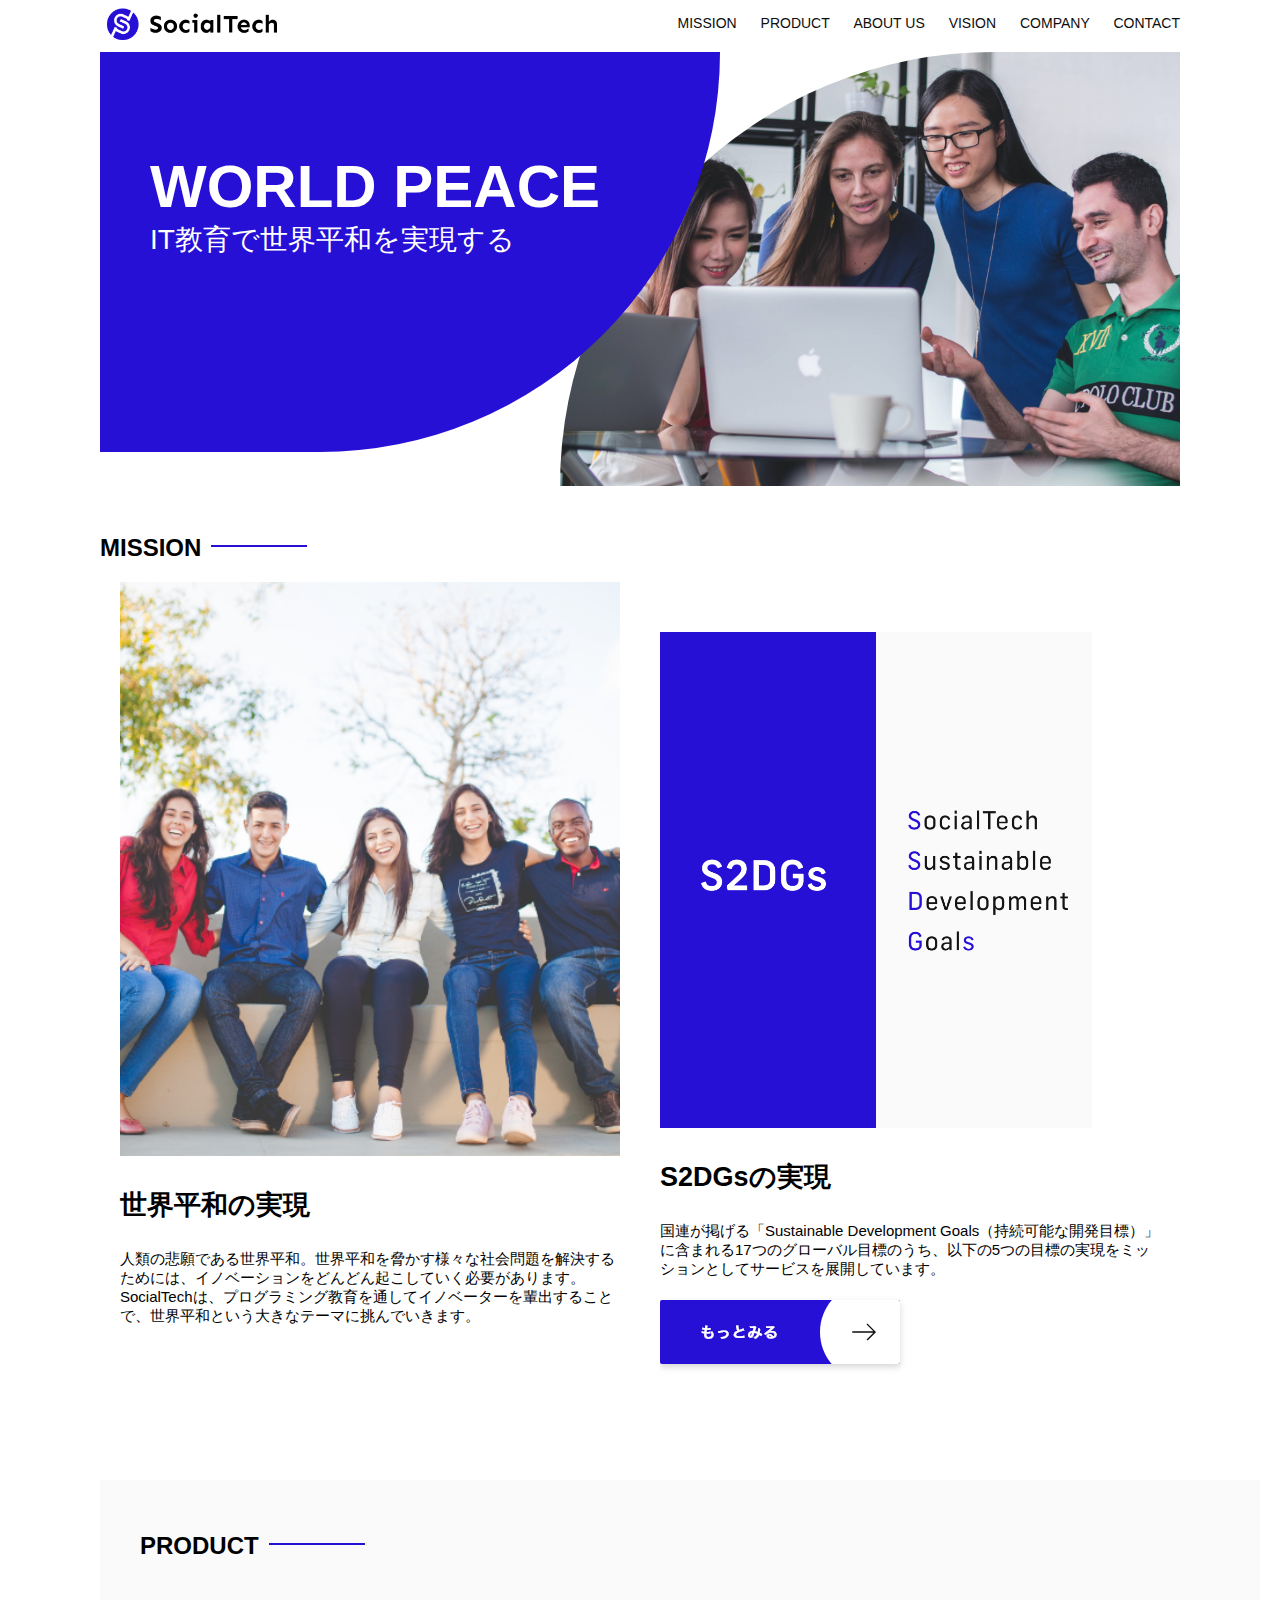
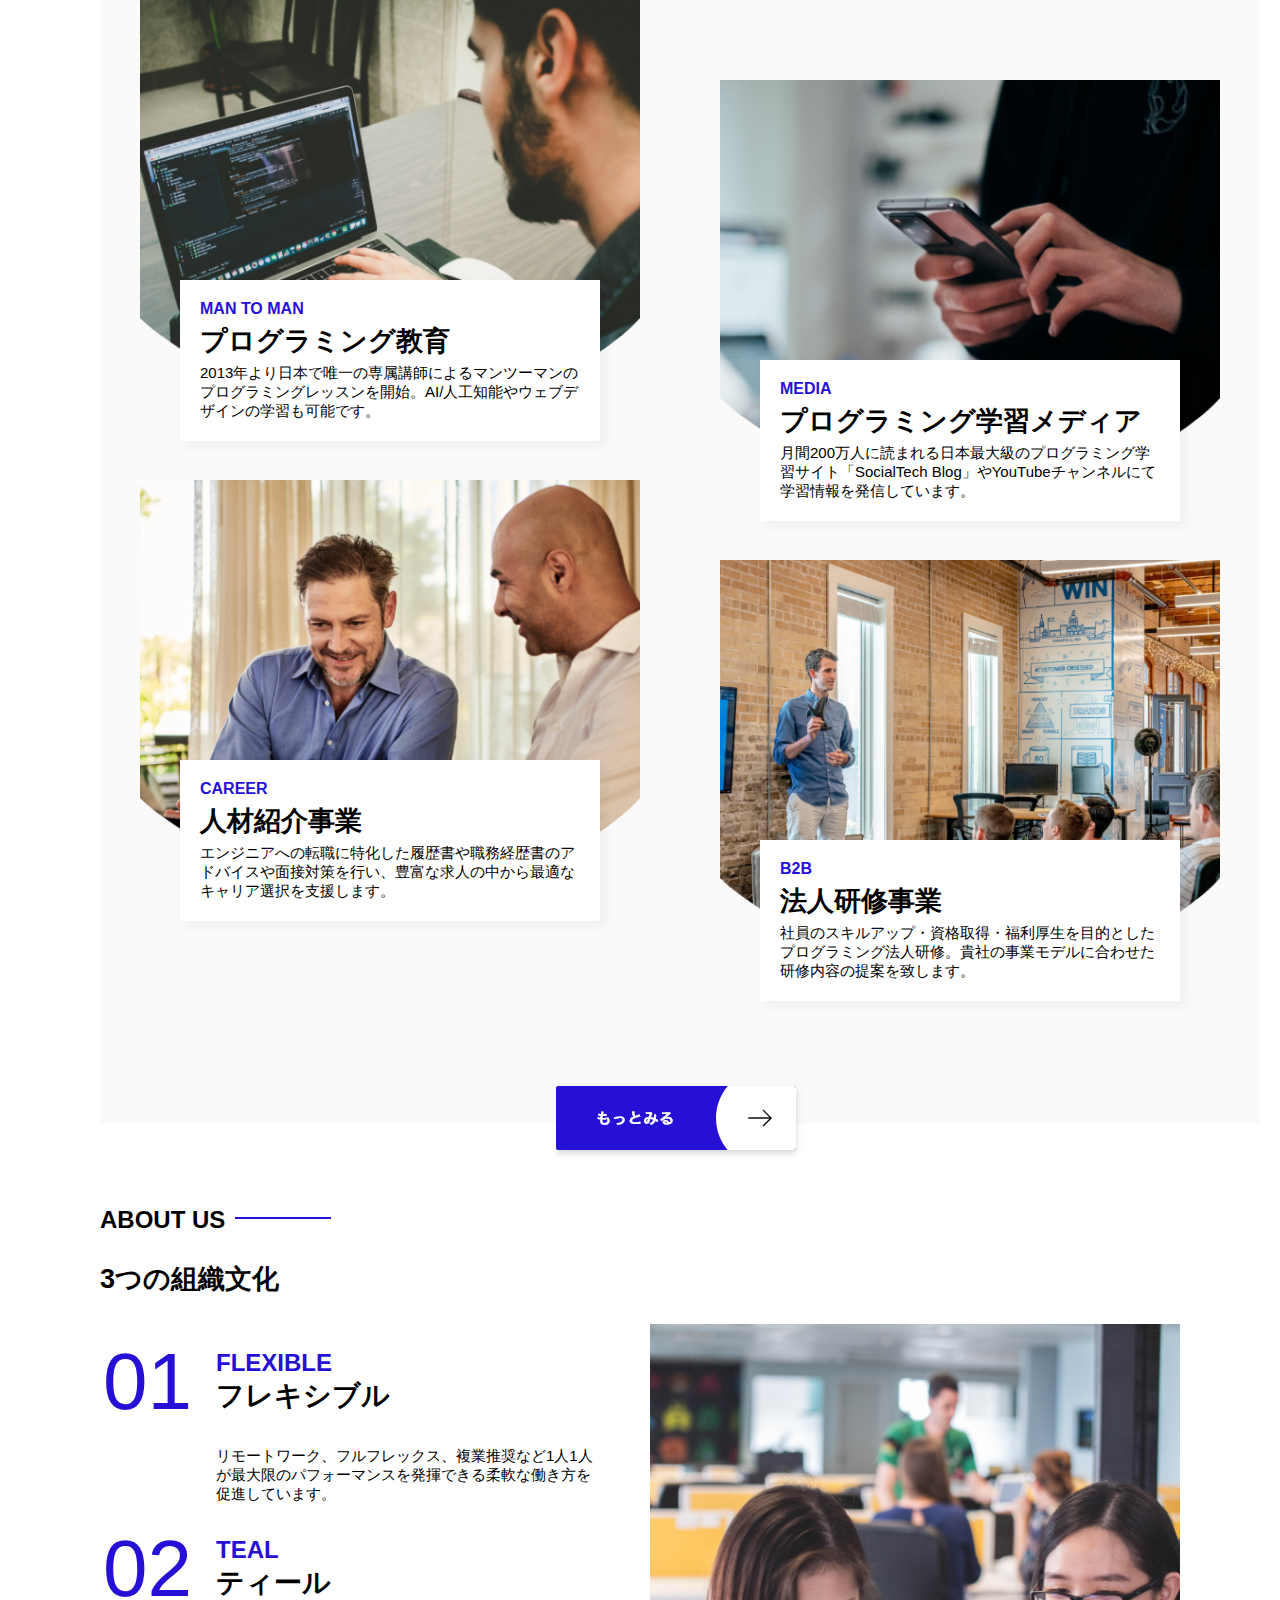
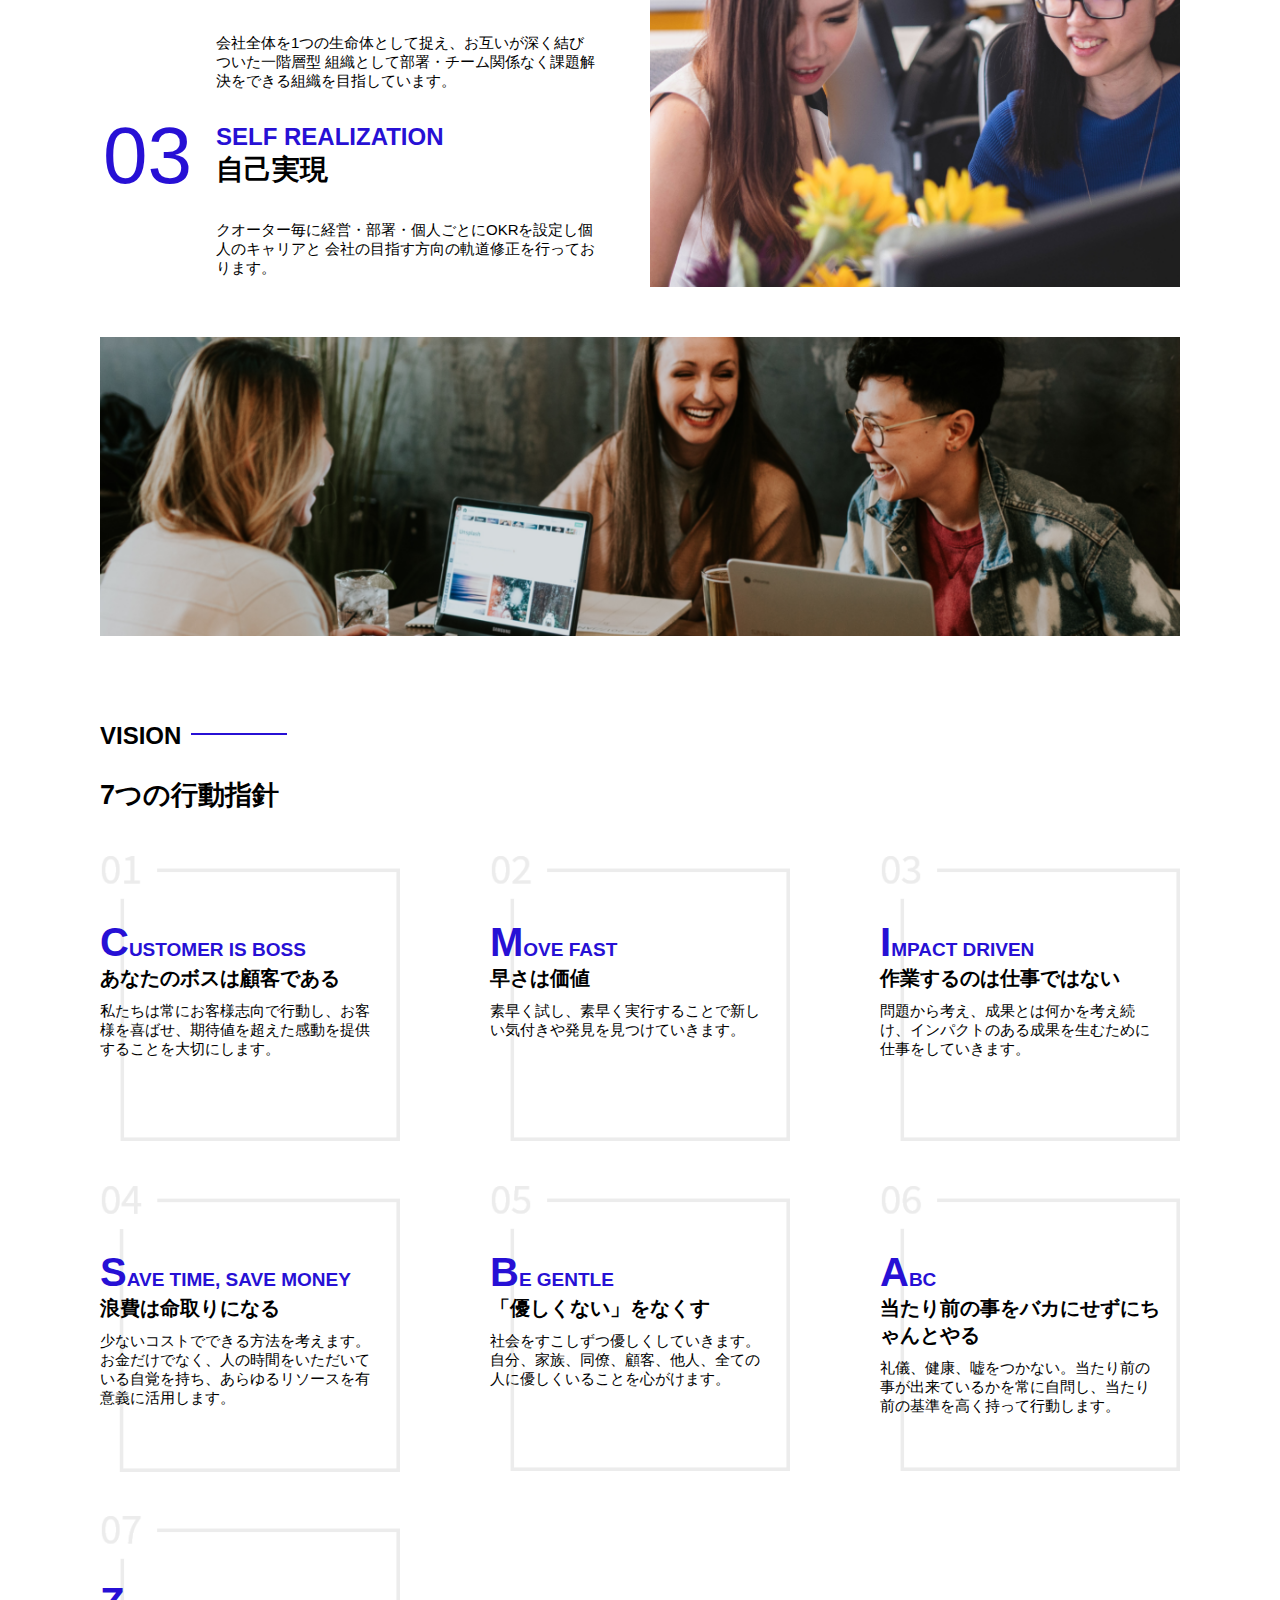
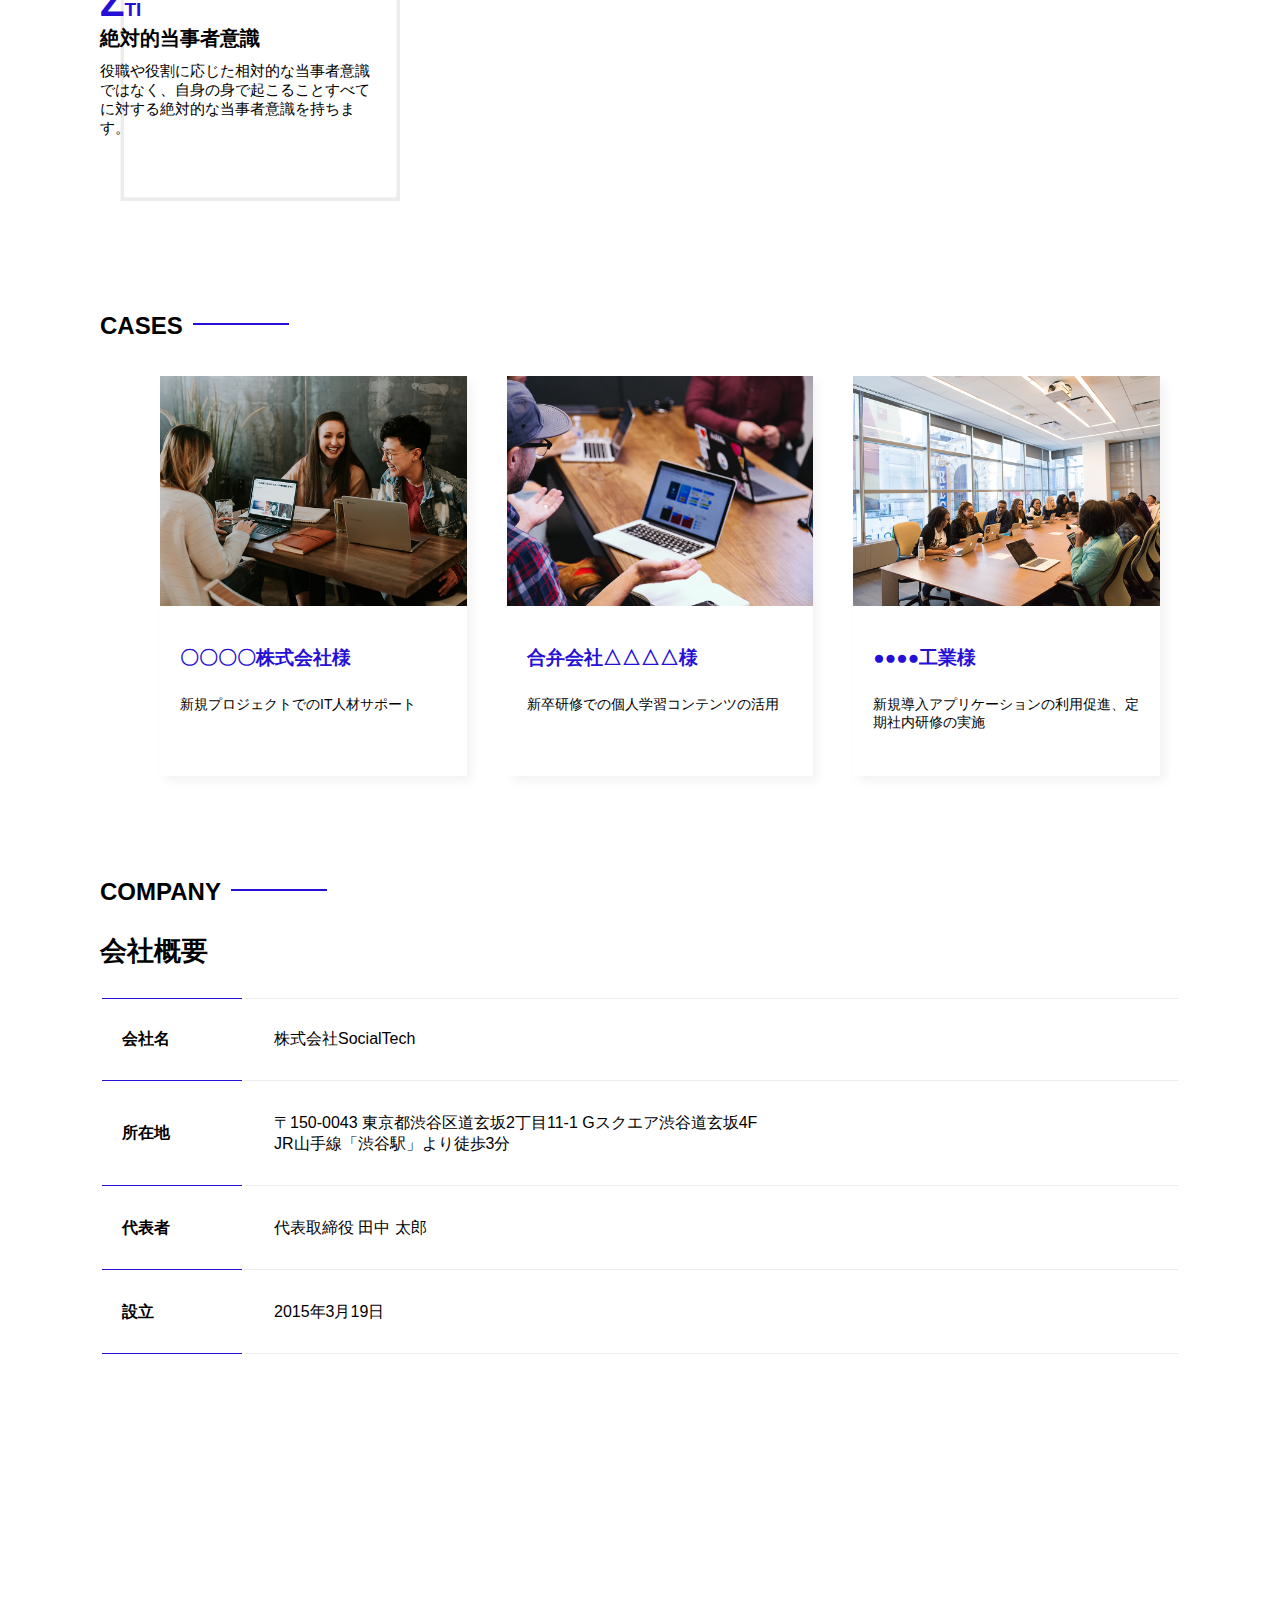
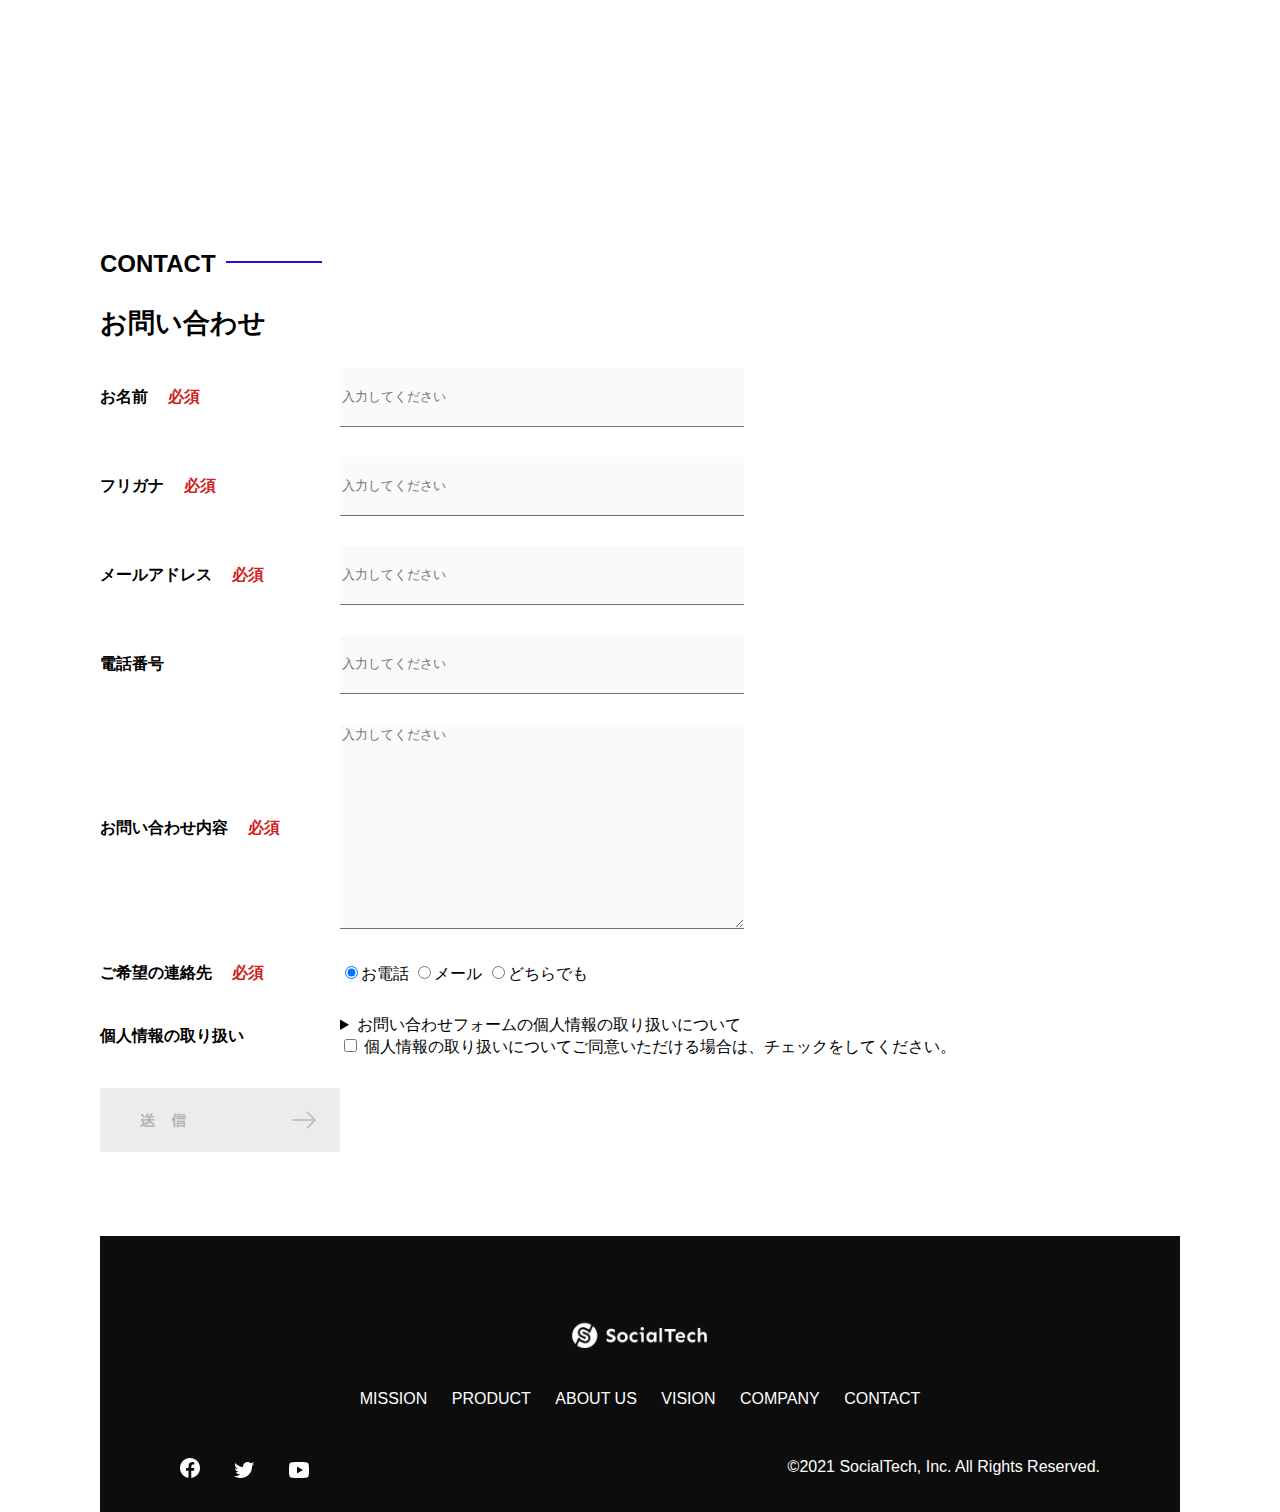
<file: kadai_012/index.html>
<!DOCTYPE html>
<html>
  <head>
    <title>SocialTech</title>
    <meta charset="UTF-8" />
    <meta
      name="description"
      content="SocialTechはEdTech業界のリーディングカンパニーを目指します。"
    />
    <meta name="viewport" content="width=device-width, initial-scale=1.0" />
    <link rel="stylesheet" href="style.css" />
  </head>
  <body>
    <!-- ヘッダー -->
    <header>
      <!-- ロゴ -->
      <a href="index.html" id="logo"
        ><img src="images/logo.png" alt="トップページに戻る"
      /></a>

      <!-- PC用ナビゲーション -->
      <nav id="nav-pc">
        <a href="mission.html">MISSION</a>
        <a href="product.html">PRODUCT</a>
        <a href="index.html#aboutus">ABOUT US</a>
        <a href="index.html#vision">VISION</a>
        <a href="index.html#company">COMPANY</a>
        <a href="index.html#contact">CONTACT</a>
      </nav>
    </header>
    <main>
      <article>
        <!-- メインビジュアル -->
        <section id="main-visual">
          <div id="main-message">
            <h1>WORLD PEACE</h1>
            <p>IT教育で世界平和を実現する</p>
          </div>
          <img
            src="images/index/index-main.png"
            alt="PCの周りに集まる多国籍の仲間たち"
          />
        </section>
        <!--ミッション-->
        <section id="mission">
          <h2 class="index-h2">MISSION</h2>
          <div id="mission-flex">
            <div>
              <img
                id="mission-photo"
                src="images/index/index-mission.png"
                alt="屋外のベンチで写真を撮影する多国籍の仲間たち"
              />
              <h3>世界平和の実現</h3>
              <p>
                人類の悲願である世界平和。世界平和を脅かす様々な社会問題を解決するためには、イノベーションをどんどん起こしていく必要があります。SocialTechは、プログラミング教育を通してイノベーターを輩出することで、世界平和という大きなテーマに挑んでいきます。
              </p>
            </div>
            <div>
              <img id="s2dgs" src="images/index/s2dgs.png" alt="S2DGs" />
              <h3>S2DGsの実現</h3>
              <p>
                国連が掲げる「Sustainable Development
                Goals（持続可能な開発目標）」に含まれる17つのグローバル目標のうち、以下の5つの目標の実現をミッションとしてサービスを展開しています。
              </p>
              <a href="mission.html">
                <img src="images/button-more.png" alt="もっとみる" />
              </a>
            </div>
          </div>
        </section>
        <!-- プロダクト -->
        <section id="product">
          <h2 class="index-h2">PRODUCT</h2>
          <div>
            <div id="product-left">
              <div>
                <img
                  class="product-photo"
                  src="images/index/index-mantoman.png"
                  alt="PCでコードを書く男性"
                />
                <div class="product-explain">
                  <span>MAN TO MAN</span>
                  <h3>プログラミング教育</h3>
                  <p>
                    2013年より日本で唯一の専属講師によるマンツーマンのプログラミングレッスンを開始。AI/人工知能やウェブデザインの学習も可能です。
                  </p>
                </div>
              </div>
              <div>
                <img
                  class="product-photo"
                  src="images/index/index-career.png"
                  alt="笑顔で話し合う2人の男性"
                />
                <div class="product-explain">
                  <span>CAREER</span>
                  <h3>人材紹介事業</h3>
                  <p>
                    エンジニアへの転職に特化した履歴書や職務経歴書のアドバイスや面接対策を行い、豊富な求人の中から最適なキャリア選択を支援します。
                  </p>
                </div>
              </div>
            </div>
            <div id="product-right">
              <div>
                <img
                  class="product-photo"
                  src="images/index/index-media.png"
                  alt="スマートフォンを操作する人"
                />
                <div class="product-explain">
                  <span>MEDIA</span>
                  <h3>プログラミング学習メディア</h3>
                  <p>
                    月間200万人に読まれる日本最大級のプログラミング学習サイト「SocialTech
                    Blog」やYouTubeチャンネルにて学習情報を発信しています。
                  </p>
                </div>
              </div>
              <div>
                <img
                  class="product-photo"
                  src="images/index/index-b2b.png"
                  alt="講演中の男性とそれを聴く人々"
                />
                <div class="product-explain">
                  <span>B2B</span>
                  <h3>法人研修事業</h3>
                  <p>
                    社員のスキルアップ・資格取得・福利厚生を目的としたプログラミング法人研修。貴社の事業モデルに合わせた研修内容の提案を致します。
                  </p>
                </div>
              </div>
            </div>
          </div>
          <div>
            <a id="product-more" href="product.html">
              <img src="images/button-more.png" alt="もっとみる" />
            </a>
          </div>
        </section>
        <!---ABOUT US-->
        <section id="aboutus">
          <h2 class="index-h2">ABOUT US</h2>
          <h3>3つの組織文化</h3>
          <div>
            <table class="culture-table">
              <tr>
                <td>
                  <span class="culture-num">01</span>
                </td>
                <td>
                  <span class="culture-en">FLEXIBLE</span>
                  <span class="culture-jp">フレキシブル</span>
                </td>
              </tr>
              <tr>
                <td>
                  <!--空のセル-->
                </td>
                <td>
                  <p class="culture-description">
                    リモートワーク、フルフレックス、複業推奨など1人1人が最大限のパフォーマンスを発揮できる柔軟な働き方を促進しています。
                  </p>
                </td>
              </tr>
              <tr>
                <td>
                  <span class="culture-num">02</span>
                </td>
                <td>
                  <span class="culture-en">TEAL</span>
                  <span class="culture-jp">ティール</span>
                </td>
              </tr>
              <tr>
                <td>
                  <!--空のセル-->
                </td>
                <td>
                  <p class="culture-description">
                    会社全体を1つの生命体として捉え、お互いが深く結びついた一階層型
                    組織として部署・チーム関係なく課題解決をできる組織を目指しています。
                  </p>
                </td>
              </tr>
              <tr>
                <td>
                  <span class="culture-num">03</span>
                </td>
                <td>
                  <span class="culture-en">SELF REALIZATION</span>
                  <span class="culture-jp">自己実現</span>
                </td>
              </tr>
              <tr>
                <td>
                  <!--空のセル-->
                </td>
                <td>
                  <p class="culture-description">
                    クオーター毎に経営・部署・個人ごとにOKRを設定し個人のキャリアと
                    会社の目指す方向の軌道修正を行っております。
                  </p>
                </td>
              </tr>
            </table>
            <img
              class="culture-img"
              src="images/index/index-aboutus1.png"
              alt="笑顔で話し合う2人の女性"
            />
          </div>
          <img
            class="culture-img2"
            src="images/index/index-aboutus2.png"
            alt="笑顔で話し合う3人の男女"
          />
        </section>
        <!-- VISION -->
        <section id="vision">
          <h2 class="index-h2">VISION</h2>
          <h3>7つの行動指針</h3>
          <div>
            <div class="vision-box">
              <img src="images/index/vision-01.png" alt="01" />
              <span>
                <h4>CUSTOMER IS BOSS</h4>
                <h5>あなたのボスは顧客である</h5>
                <p>
                  私たちは常にお客様志向で行動し、お客様を喜ばせ、期待値を超えた感動を提供することを大切にします。
                </p>
              </span>
            </div>
            <div class="vision-box">
              <img src="images/index/vision-02.png" alt="02" />
              <span>
                <h4>MOVE FAST</h4>
                <h5>早さは価値</h5>
                <p>
                  素早く試し、素早く実行することで新しい気付きや発見を見つけていきます。
                </p>
              </span>
            </div>
            <div class="vision-box">
              <img src="images/index/vision-03.png" alt="03" />
              <span>
                <h4>IMPACT DRIVEN</h4>
                <h5>作業するのは仕事ではない</h5>
                <p>
                  問題から考え、成果とは何かを考え続け、インパクトのある成果を生むために仕事をしていきます。
                </p>
              </span>
            </div>
            <div class="vision-box">
              <img src="images/index/vision-04.png" alt="04" />
              <span>
                <h4>SAVE TIME, SAVE MONEY</h4>
                <h5>浪費は命取りになる</h5>
                <p>
                  少ないコストでできる方法を考えます。お金だけでなく、人の時間をいただいている自覚を持ち、あらゆるリソースを有意義に活用します。
                </p>
              </span>
            </div>
            <div class="vision-box">
              <img src="images/index/vision-05.png" alt="05" />
              <span>
                <h4>BE GENTLE</h4>
                <h5>「優しくない」をなくす</h5>
                <p>
                  社会をすこしずつ優しくしていきます。自分、家族、同僚、顧客、他人、全ての人に優しくいることを心がけます。
                </p>
              </span>
            </div>
            <div class="vision-box">
              <img src="images/index/vision-06.png" alt="06" />
              <span>
                <h4>ABC</h4>
                <h5>当たり前の事をバカにせずにちゃんとやる</h5>
                <p>
                  礼儀、健康、嘘をつかない。当たり前の事が出来ているかを常に自問し、当たり前の基準を高く持って行動します。
                </p>
              </span>
            </div>
            <div class="vision-box">
              <img src="images/index/vision-07.png" alt="07" />
              <span>
                <h4>ZTI</h4>
                <h5>絶対的当事者意識</h5>
                <p>
                  役職や役割に応じた相対的な当事者意識ではなく、自身の身で起こることすべてに対する絶対的な当事者意識を持ちます。
                </p>
              </span>
            </div>
          </div>
        </section>
<!-- CASES -->
        <section id="cases">
          <h2 class="index-h2">CASES</h2>
          <ul>
            <li class="case-card">
              <img class="case-img" src="images/index/case-1.png" alt="仲良く語り合う3人">
              <div class="case-info">
                <h4 class="case-name">〇〇〇〇株式会社様</h4>
                
                <p class="case-content">
                  新規プロジェクトでのIT人材サポート
                </p>
                
              </div>
              </li>
            <li class="case-card">
              <img class="case-img" src="images/index/case-2.png" alt="PCでコンテンツを見る">
              <div class="case-info">
                
                  <h4 class="case-name">合弁会社△△△△様</h4>
                  <p class="case-content">新卒研修での個人学習コンテンツの活用</p>
             </div>
            </li>
              <li class="case-card">
              <img class="case-img" src="images/index/case-3.png "alt="社内研修中の会議室">
              <div class="case-info">
                
                  <h4 class="case-name">●●●●工業様</h4>
                  <p class="case-content">新規導入アプリケーションの利用促進、定期社内研修の実施</p>   
              </div>
            </li>
          </ul>
        </section>
            


        <!-- COMPANY -->
        <section id="company">
          <h2 class="index-h2">COMPANY</h2>
          <h3>会社概要</h3>
          <table id="company-table">
            <tr>
              <th class="tableheader-first">会社名</th>
              <td class="cell-first">株式会社SocialTech</td>
            </tr>
            <tr>
              <th class="tableheader">所在地</th>
              <td class="cell">
                〒150-0043 東京都渋谷区道玄坂2丁目11-1 Gスクエア渋谷道玄坂4F<br />JR山手線「渋谷駅」より徒歩3分
              </td>
            </tr>
            <tr>
              <th class="tableheader">代表者</th>
              <td class="cell">代表取締役 田中 太郎</td>
            </tr>
            <tr>
              <th class="tableheader">設立</th>
              <td class="cell">2015年3月19日</td>
            </tr>
          </table>
          <iframe
            src="https://www.google.com/maps/embed?pb=!1m18!1m12!1m3!1d3241.7759544892483!2d139.69399665123464!3d35.65789123876098!2m3!1f0!2f0!3f0!3m2!1i1024!2i768!4f13.1!3m3!1m2!1s0x60188caa0042e8d1%3A0xba130bea826a7aa2!2z44CSMTUwLTAwNDMg5p2x5Lqs6YO95riL6LC35Yy66YGT546E5Z2C77yS5LiB55uu77yR77yR4oiS77yR!5e0!3m2!1sja!2sjp!4v1636872991912!5m2!1sja!2sjp"
            style="border: 0"
            allowfullscreen=""
            loading="lazy"
          >
          </iframe>
        </section>
        <!-- お問い合わせフォーム -->
        <section id="contact">
          <h2 class="index-h2">CONTACT</h2>
          <h3>お問い合わせ</h3>
          <form>
            <div>
              <div class="contact-heading">
                <label class="contact-label"
                  >お名前<span class="contact-span">必須</span></label
                >
              </div>
              <div class="contact-form">
                <input
                  type="text"
                  name="name"
                  placeholder="入力してください"
                  class="contact-textbox"
                />
              </div>
            </div>
            <div>
              <div class="contact-heading">
                <label class="contact-label"
                  >フリガナ<span class="contact-span">必須</span></label
                >
              </div>
              <div>
                <input
                  type="text"
                  name="hurigana"
                  placeholder="入力してください"
                  class="contact-textbox"
                />
              </div>
            </div>
            <div>
              <div class="contact-heading">
                <label class="contact-label"
                  >メールアドレス<span class="contact-span">必須</span></label
                >
              </div>
              <div>
                <input
                  type="text"
                  name="email"
                  placeholder="入力してください"
                  class="contact-textbox"
                />
              </div>
            </div>
            <div>
              <div class="contact-heading">
                <label class="contact-label">電話番号</label>
              </div>
              <div>
                <input
                  type="text"
                  name="tel"
                  placeholder="入力してください"
                  class="contact-textbox"
                />
              </div>
            </div>
            <div>
              <div class="contact-heading">
                <label class="contact-label"
                  >お問い合わせ内容<span class="contact-span">必須</span></label
                >
              </div>
              <div>
                <textarea
                  class="contact-textarea"
                  placeholder="入力してください"
                  name="message"
                ></textarea>
              </div>
            </div>
            <div>
              <div class="contact-heading">
                <label class="contact-label"
                  >ご希望の連絡先<span class="contact-span">必須</span></label
                >
              </div>
              <div>
                <input
                  class="radiobutton"
                  type="radio"
                  value="tel"
                  name="contact"
                  checked
                /><label>お電話</label>
                <input
                  class="radiobutton"
                  type="radio"
                  value="mail"
                  name="contact"
                /><label>メール</label>
                <input
                  class="radiobutton"
                  type="radio"
                  value="both"
                  name="contact"
                /><label>どちらでも</label>
              </div>
            </div>
            <div>
              <div class="contact-heading">
                <label class="contact-label">個人情報の取り扱い</label>
              </div>
              <div>
                <details>
                  <summary>
                    お問い合わせフォームの個人情報の取り扱いについて
                  </summary>
                  <div>
                    <span>１．組織の名称又は氏名</span><br />
                    株式会社SocialTech<br /><br />
                    <span
                      >２．個人情報保護管理者（若しくはその代理人）の氏名又は職名、所属及び連絡先
                      鈴木 一郎 コーポレート部</span
                    ><br />
                    メールアドレス：support@socialtech.net<br />
                    TEL：03-xxxx-xxxx<br />
                    <span>３．個人情報の利用目的</span><br />
                    ・本サービス及び本サービスに関連する情報の提供又はそれらに関する連絡のため<br />
                    ・ユーザーの本人確認のため<br />
                    ・当社サービスのご案内のため<br />
                    ・当社の商品等の広告または宣伝（電子メールによるものを含むものとします。）<br /><br />
                    <span>４．個人情報の取り扱い業務の委託</span><br />
                    個人情報の取扱業務の全部または一部を外部に業務委託する場合があります。<br />
                    その際、弊社は、個人情報を適切に保護できる管理体制を敷き実行していることを条件として<br />
                    委託先を厳選したうえで、機密保持契約を委託先と締結し、お客様の個人情報を厳密に管理させます。<br /><br />
                    <span>５．個人情報の開示等の請求</span><br />
                    お客様は、弊社に対してご自身の個人情報の開示等（利用目的の通知、開示、内容の訂正・追加・削除、利用の停止または消去、第三者への提供の停止）に関して、当社問合わせ窓口に申し出ることができます。<br />
                    その際、弊社はお客様ご本人を確認させていただいたうえで、合理的な期間内に対応いたします。<br /><br />
                    なお、個人情報に関する弊社問合わせ先は、次の通りです。<br /><br />
                    株式会社SocialTech　個人情報問合せ窓口<br />
                    〒150-0043　東京都渋谷区道玄坂2丁目11-1 Ｇスクエア渋谷道玄坂
                    4F<br />
                    メールアドレス：support@socialtech.net　TEL：03-xxxx-xxxx<br /><br />
                    <span>６．個人情報を提供されることの任意性について</span
                    ><br /><br />
                    お客様がご自身の個人情報を弊社に提供されるか否かは、お客様のご判断によりますが、もしご提供されない場合には、適切なサービスが提供できない場合がありますので予めご了承ください。
                  </div>
                </details>
                <input type="checkbox" name="agree" />
                <span
                  >個人情報の取り扱いについてご同意いただける場合は、チェックをしてください。</span
                >
              </div>
            </div>
            <input
              type="image"
              value="Submit"
              src="images/button-submit.png"
              alt="送信する"
            />
          </form>
        </section>
      </article>
      <footer>
        <div id="footer-logo">
          <img src="images/logo-sp.png" alt="SocialTech" />
        </div>
        <div id="footer-link">
          <a href="mission.html">MISSION</a>
          <a href="product.html">PRODUCT</a>
          <a href="index.html#aboutus">ABOUT US</a>
          <a href="index.html#vision">VISION</a>
          <a href="index.html#company">COMPANY</a>
          <a href="index.html#contact">CONTACT</a>
        </div>
        <div id="sns-footer">
          <a href="https://www.facebook.com/sejuku2013"
            ><img src="images/button-facebook.png" alt="Facebookのリンク"
          /></a>
          <a href="https://twitter.com/samuraijuku"
            ><img src="images/button-twitter.png" alt="Twitterのリンク"
          /></a>
          <a href="https://www.youtube.com/channel/UCCFOQO5aDK0xXam4cUQXT8g"
            ><img src="images/button-youtube.png" alt="YouTubeのリンク"
          /></a>
          <span id="copyright"
            >&copy;2021 SocialTech, Inc. All Rights Reserved.
          </span>
        </div>
      </footer>
    </main>
  </body>
</html>
</file>
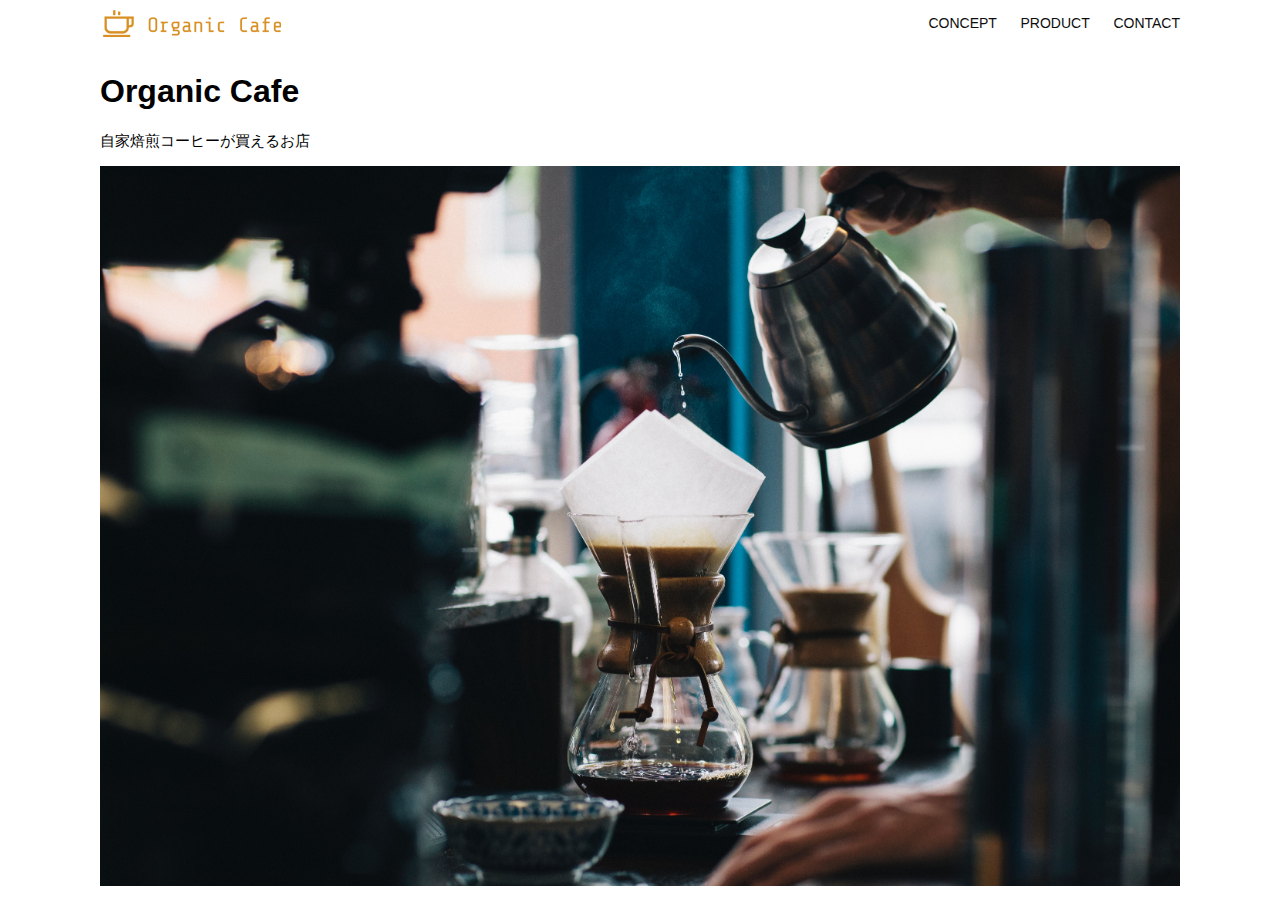
<file: kadai_013/index.html>
<!DOCTYPE html>
<html>
  <head>
    <title>Organic Cafe</title>
    <meta charset="UTF-8" />
    <meta
      name="description"
      content="自家焙煎のコーヒーがお家で楽しめるOrganic Cafe"
    />
    <meta name="viewport" content="width=device-width, initial-scale=1.0" />
    <link rel="stylesheet" href="style.css" />
  </head>
  <body>
    <!-- ヘッダー -->
    <header>
      <!-- ロゴ -->
      <a href="index.html" id="logo"
        ><img src="images/logo.png" alt="トップページに戻る"
      /></a>

      <!-- PC用ナビゲーション -->
      <nav id="nav-pc">
        <a href="index.html#concept">CONCEPT</a>
        <a href="index.html#product">PRODUCT</a>
        <a href="index.html#contact">CONTACT</a>
      </nav>
       <!-- スマホ用メニューボタン -->
     <img id="menu-sp" src="images/button-menu.png" alt="ナビゲーションを開く" onclick="document.getElementById('nav-sp').style.display = 'block'">
   
       <!-- スマホ用ナビゲーション -->
       <nav id="nav-sp">
        <img id="close" src="images/button-close.png" alt="ナビゲーションを閉じる" onclick="document.getElementById('nav-sp').style.display = 'none'">
        <a id="logo-sp" href="index.html" onclick="document.getElementById('nav-sp').style.display = 'none'"><img
            src="images/logo-sp.png" alt="トップページに戻る"></a>
        <a class="menu" href="index.html#product" onclick="document.getElementById('nav-sp').style.display = 'none'">CONSEPT</a>
        <a class="menu" href="index.html#contact" onclick="document.getElementById('nav-sp').style.display = 'none'">PRODUCT</a>
        <a class="menu" href="index.html#concept" onclick="document.getElementById('nav-sp').style.display = 'none'">
          CONTACT</a>
       
        
        </div>
       </nav>
   
    </header>

    
    <main>
      <article>
        <!-- メインビジュアル -->
        <section id="main-visual">
          <div id="main-message">
            <h1>Organic Cafe</h1>
            <p>自家焙煎コーヒーが買えるお店</p>
          </div>
          <img
            src="images/main-image.jpg"
            alt="コーヒーをハンドドリップで淹れる画像"
          />
        </section>
      </article>
    </main>
  </body>
</html>
</file>
<file: kadai_012/style.css>
/* PC、スマホ共通スタイル */
body {
  font-family: "Source Sans Pro", "Hiragino Kaku Gothic ProN", Meiryo, Arial,
    sans-serif;
}

p {
  font-size: 15px;
}

/*================
PC用のスタイル 
=================*/
/* 横幅設定 */
body {
  max-width: 1080px;
  min-width: 960px;
  margin: 0 auto 0 auto;
}

/* ヘッダー */
header {
  display: flex;
  justify-content: space-between;
}

/* ナビゲーションのレイアウト */
#nav-pc {
  text-align: right;
  font-size: 14px;
  padding-top: 15px;
}

/* ナビゲーションのリンクの装飾設定 */
#nav-pc>a {
  text-decoration: none;
  margin-left: 20px;
}

#nav-pc>a:link {
  color: #0d0d0d;
}

#nav-pc>a:visited {
  color: #0d0d0d;
}

#nav-pc>a:hover {
  color: #0d0d0d;
  text-decoration: underline;
}

#nav-pc>a:active {
  color: #0d0d0d;
}

/* メインビジュアル*/
#main-visual {
  position: relative;
  height: 400px;
}

#main-message {
  position: absolute;
  top: 0;
  left: 0;
  background-color: #2710d5;
  color: #ffffff;
  border-radius: 0 0 476px 0;
  max-width: 620px;
  height: 100%;
  width: 100%;
  z-index: 11;
}

#main-message>h1 {
  font-size: 60px;
  font-weight: bold;
  margin: 100px 0 0 50px;
}

#main-message>p {
  font-size: 28px;
  margin: 0 0 0 50px;
}

#main-visual>img {
  max-width: 620px;
  border-radius: 476px 0 0 0;
  position: absolute;
  top: 0;
  right: 0;
  z-index: 10;
}

/* 見出し */
h2 {
  margin: 40px 0 0 0;
}

h2::after {
  content: url("images/line.png");
  margin-left: 10px;
}

h3 {
  font-size: 27px;
}

/* ミッション */
#mission {
  margin: 80px auto 80px auto;
  width: 100%;
}

#mission-flex {
  width: 100%;
  display: flex;
}

#mission-flex>div {
  width: 50%;
  margin: 20px;
}

#mission-photo {
  width: 100%;
}

#s2dgs {
  margin-top: 50px;
}

/* プロダクト */
#product {
  background-color: #fafafa;
  width: 100%;
  margin: 80px 0 80px 0;
  padding: 10px 40px 0px 40px;
}

/* 外枠 */
#product>div {
  margin-top: 40px;
  display: flex;
}

/* 左のカラム */
#product-left {
  width: 50%;
  margin-right: 20px;
}

/* 右のカラム */
#product-right {
  width: 50%;
  margin-left: 20px;
  margin-top: 80px;
}

/* 画像＋説明の枠 */
#product-left>div {
  position: relative;
  height: 480px;
  margin-right: 20px;
}

#product-right>div {
  position: relative;
  height: 480px;
  margin-left: 20px;
}

/* 画像 */
.product-photo {
  width: 100%;
}

/* 説明文の枠 */
.product-explain {
  background-color: #ffffff;
  position: absolute;
  left: 0;
  top: 280px;
  margin: 0 40px 0 40px;
  padding: 20px;
  box-shadow: 5px 5px 10px rgba(0, 0, 0, 0.05);
}

/* 説明文の英語 */
.product-explain>span {
  color: #2710d5;
  font-weight: bold;
  font-size: 16px;
  margin: 0;
}

/* 説明文の見出し */
.product-explain>h3 {
  margin: 5px 0 5px 0;
}

/* 説明文 */
.product-explain>p {
  margin: 0;
}

/* 「もっとみる」ボタン */
#product-more {
  margin: 0 auto -42px auto;
}

/* ABOUT US */
#aboutus {
  margin: 80px auto 80px auto;
}

/* 3つの組織文化と画像を入れる枠 */
#aboutus>div {
  display: flex;
}

/* 画像 */
.culture-img {
  width: 100%;
  align-self: flex-start;
}

.culture-img2 {
  margin-top: 50px;
  width: 100%;
}

/* 3つの組織文化の表 */
.culture-table {
  max-width: 500px;
  margin-right: 50px;
}

/* 番号 */
.culture-num {
  font-size: 80px;
  color: #2710d5;
  margin: 0 20px 0 0;
}

/* 組織文化英語 */
.culture-en {
  color: #2710d5;
  font-weight: bold;
  font-size: 24px;
  display: block;
}

/* 組織文化日本語 */
.culture-jp {
  font-size: 28px;
  font-weight: bold;
}

/* 説明文 */
.culture-description {
  margin: 0;
}

/* ビジョン */
#vision {
  margin: 80px auto 80px auto;
}

/* セクション内の外枠 */
#vision>div {
  width: 100%;
  display: flex;
  justify-content: space-between;
  flex-wrap: wrap;
}

/* 7つの行動指針の枠 */
.vision-box {
  width: 300px;
  height: 300px;
  margin-bottom: 30px;
  position: relative;
}

.vision-box>img {
  width: 100%;
  height: auto;
  position: absolute;
  top: 0;
  left: 0;
  z-index: 30;
}

.vision-box>span {
  position: absolute;
  top: 0;
  left: 0;
  z-index: 31;
  margin-right: 20px;
}

.vision-box>span>h4 {
  color: #2710d5;
  font-size: 19px;
  margin: 80px 0 0 0;
  Ï
}

.vision-box>span>h4::first-letter {
  font-size: 40px;
}

.vision-box>span>h5 {
  font-size: 20px;
  margin: 0 0 0 0;
}

.vision-box>span>p {
  margin: 10px 0 0 0;
}

/* 会社概要 */
#company {
  margin: 80px auto 80px auto;
}

#company-table {
  width: 100%;
}

.tableheader {
  text-align: left;
  padding: 20px;
  border-bottom-color: #2710d5;
  border-bottom-width: 1px;
  border-bottom-style: solid;
  width: 100px;
}

.tableheader-first {
  text-align: left;
  padding: 20px;
  border-bottom-color: #2710d5;
  border-bottom-width: 1px;
  border-bottom-style: solid;
  border-top-color: #2710d5;
  border-top-width: 1px;
  border-top-style: solid;
  width: 100px;
}

.cell {
  padding: 30px;
  border-bottom-color: #ececec;
  border-bottom-width: 1px;
  border-bottom-style: solid;
}

.cell-first {
  padding: 30px;
  border-bottom-color: #ececec;
  border-bottom-width: 1px;
  border-bottom-style: solid;
  border-top-color: #ececec;
  border-top-width: 1px;
  border-top-style: solid;
}

#company>iframe {
  width: 100%;
  height: 368px;
  margin-top: 40px;
}

/* お問い合わせ */
#contact {
  margin: 80px auto 80px auto;
}

/* 外枠 */
#contact>form>div {
  display: flex;
  flex-direction: row;
  flex-wrap: wrap;
  padding-bottom: 30px;
}

/* 左列の見出し */
.contact-heading {
  width: 240px;
  align-self: center;
}

/* 見出しのラベル */
.contact-label {
  font-weight: bold;
}

/* 必須 */
.contact-span {
  color: #ce2222;
  margin: 0 0 0 20px;
  font-weight: bold;
}

/* テキストボックス */
.contact-textbox {
  border-top: 0;
  border-left: 0;
  border-right: 0;
  border-bottom-width: 1px;
  border-bottom-color: #707070;
  border-bottom-style: solid;
  background-color: #fafafa;
  width: 400px;
  height: 56px;
}

/* お問い合わせ内容のテキストエリア */
.contact-textarea {
  border-top: 0;
  border-left: 0;
  border-right: 0;
  border-bottom-width: 1px;
  border-bottom-color: #707070;
  border-bottom-style: solid;
  background-color: #fafafa;
  width: 400px;
  height: 200px;
}

/* 個人情報の取り扱い */
details {
  width: 700px;
}

details>div {
  background-color: #fafafa;
  padding: 20px;
}

details>div>span {
  font-weight: bold;
}

/* フッター */
footer {
  background-color: #0d0d0d;
  text-align: center;
  padding: 80px 80px 30px 80px;
}

#footer-logo {
  margin-bottom: 30px;
}

#footer-link {
  margin-bottom: 50px;
}
#footer-link > a {
  text-decoration: none;
  margin: 10px;
}
#footer-link > a:link {
  color: #ffffff;
}
#footer-link > a:visited {
  color: #ffffff;
}
#footer-link > a:hover {
  color: #ffffff;
  text-decoration: underline;
}
#footer-link > a:active {
  color: #ffffff;
}

#sns-footer {
  text-align: left;
  width: 100%;
}

#sns-footer > a {
  margin-right: 30px;
}

#copyright {
  color: #ffffff;
  float: right;
}

#cases {
  margin: 40px auto;
  width: 100%;
}



#cases>ul {
  display: flex;
  list-style: none;
  justify-content: center;
}

#cases>ul>li {
  width: 33%;
  margin: 20px;
}

.case-card {
  background-color: #FFFFFF;
  min-height: 400px;
  box-shadow: 5px 5px 10px rgba(0,0,0,0.05)
}

.case-img {
  width: 100%;
}

.case-info {
  padding: 10px 20px 10px 20px;
}

.case-name {
  color: #2710d5;
  font-size: 19px;
}

.case-content {
  font-size: 14px;
}
</file>
<file: kadai_013/style.css>
/* PC、スマホ共通スタイル */
body {
  font-family: "Source Sans Pro", "Hiragino Kaku Gothic ProN", Meiryo, Arial,
    sans-serif;
   
   
}



p {
  font-size: 15px;
}

#main-visual>img {
  width: 100%;
}

/*================
PC用のスタイル 
=================*/
@media screen and (min-width: 768px) {
  /* 横幅設定 */
  body {
    max-width: 1080px;
    min-width: 960px;
    margin: 0 auto 0 auto;
  }

  /* ヘッダー */
  header {
    display: flex;
    justify-content: space-between;
  }

  /* ナビゲーションのレイアウト */
  #nav-pc {
    text-align: right;
    font-size: 14px;
    padding-top: 15px;
  }

  /* ナビゲーションのリンクの装飾設定 */
  #nav-pc>a {
    text-decoration: none;
    margin-left: 20px;
  }

  #nav-pc>a:link {
    color: #0d0d0d;
  }

  #nav-pc>a:visited {
    color: #0d0d0d;
  }

  #nav-pc>a:hover {
    color: #0d0d0d;
    text-decoration: underline;
  }

  #nav-pc>a:active {
    color: #0d0d0d;
  }
/*SP用ナビゲーション非表示*/
#menu-sp {
  display: none;
}

#nav-sp {
  display: none;
}
}




 /*====================
  スマートフォン用のスタイル
  =====================*/
  @media screen and (max-width: 767px) {
 

  #nav-pc {
    display: none;
  }

  


body {
  min-width: 375px;
  margin: 0;
}

#nav-pc {
  display: none;
}

#menu-sp {
  float: right;
  padding: 0;
  
}

#nav-sp {
  background-color: #ce933e;
  position: absolute;
  left: 0;
  top: 0;
  height: 100%;
  width: 100%;
  display: none;
  z-index: 100;
  
}

#close {
  position: absolute;
  top: 20px;
  right: 20px;
}

#logo-sp {
  margin: 80px 0 30px 20px;
}

#nav-sp > a {
  display: block;
}

#nav-sp > a:link {
  color: #ffffff;
}

#nav-sp > a:visited {
  color: #ffffff;
}

#nav-sp > a:hover {
  color: #ffffff;
}

#nav-sp > a:hover {
  text-decoration: underline;
}

#nav-sp > a:active {
  color: #ffffff;
}

#nav-sp > .menu {
  text-decoration: none;
  display: block;
  margin: 0 20px 0 20px;
  height: 44px;
  font-size: 16px;
  background-image:url("images/arrow.png") ;
  background-repeat: no-repeat;
  background-position: right top;
}
}
</file>
